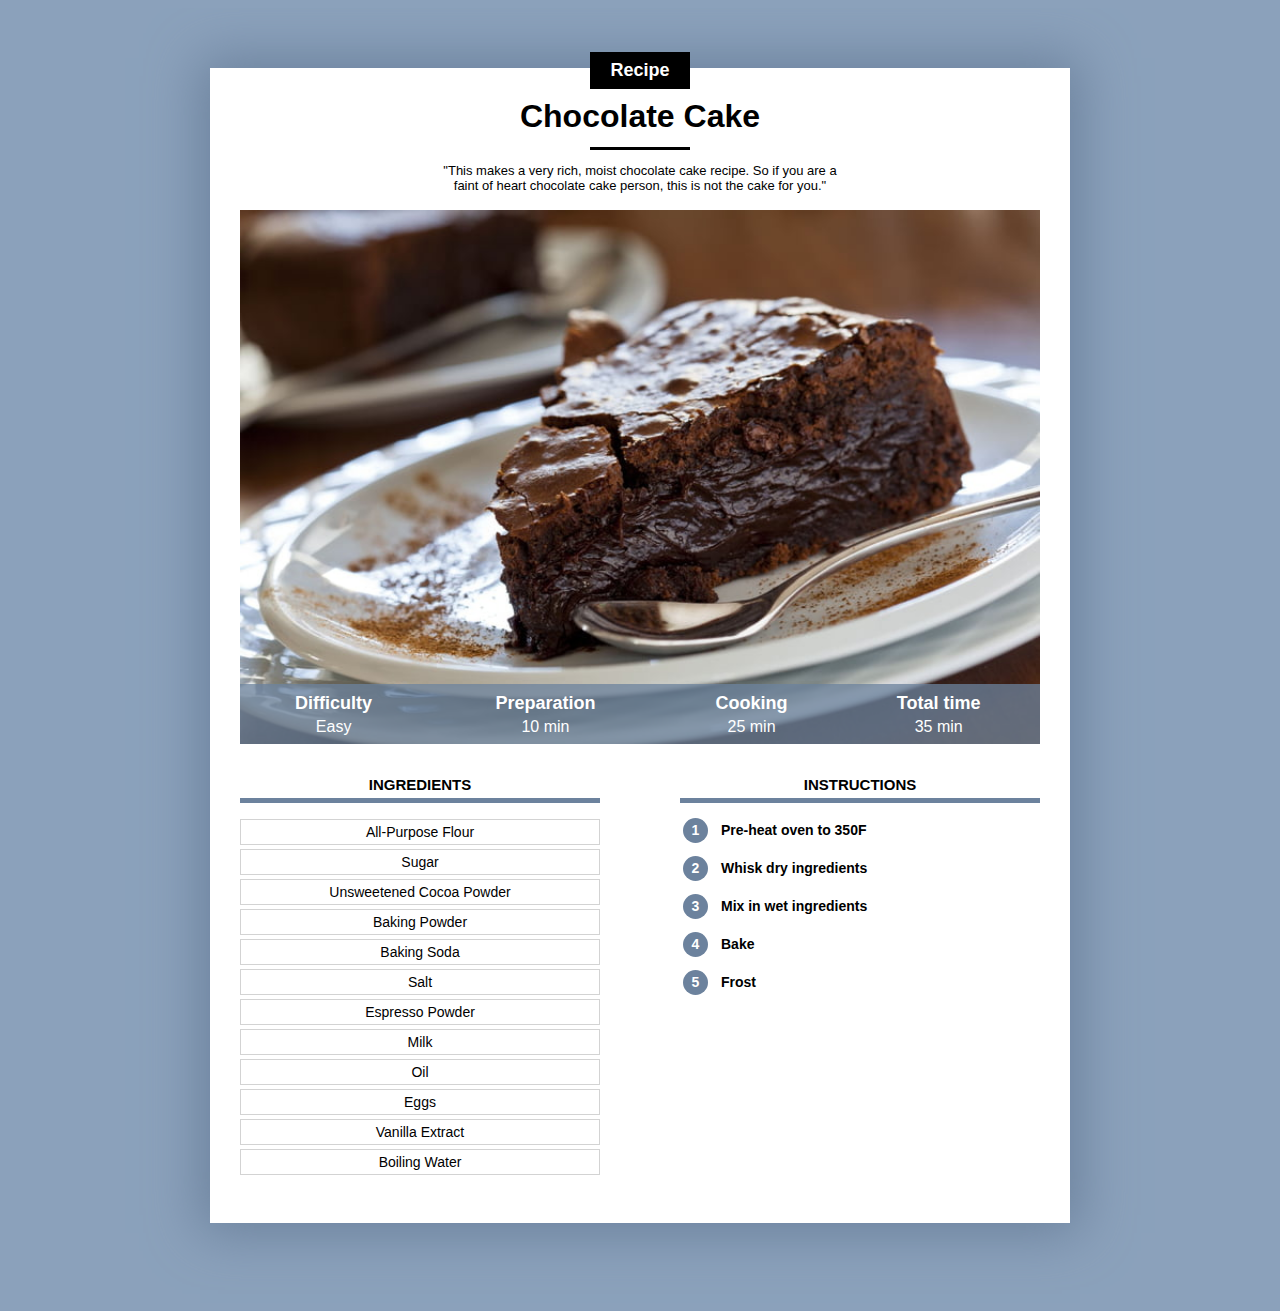
<file: index.html>
<!DOCTYPE html>
<!-- Chocolate Cake page
h1 title chocolate cake recipe
paregraph
image https://media.istockphoto.com/photos/sweet-homemade-dark-chocolate-layer-cake-picture-id904337728?k=20&m=904337728&s=612x612&w=0&h=DWX0TWZPMiee-BYI6NV_S3fGG8Rg9UIxtB7r2RXOX3U=
table Difficulty Preparation Cooking Total time
       Easy      10 min       25 min   35 min
h2 ingredients - unordered list
h2 instructions - ordered list
-----
Background #8BA1BB
-->
<html lang="en">
    <head>
        <title>Chocolate Cake</title>
        <meta charset="UTF-8">
        <meta name="viewport" content="width=device-width, initial-scale=1.0">
        <link rel="stylesheet" href="recipe.css"/>

    </head>
    <body>

        <div class="content">
            <div class="center category">
                <p class="category">Recipe</p>
            </div>
            
            <h1>Chocolate Cake</h1>
            <div class="separator">
            </div>
            <div class="center">
                <p class="description">"This makes a very rich, moist chocolate cake recipe. So if you are a faint of heart chocolate cake person, this is not the cake for you."</p>
            </div>
            <div class="info">
                <img class="center info"  src="cake.jpg">
                <table class="info" >
                    <tr>
                        <th>Difficulty</th>
                        <th>Preparation</th>
                        <th>Cooking</th>
                        <th>Total time</th>
                    </tr>
                    <tr>
                        <td>Easy</td>
                        <td>10 min</td>
                        <td>25 min</td>
                        <td>35 min</td>
                    </tr>
                </table>
            </div>

            <div class="bottom">
                <div class="column1 col">
                    <h2>Ingredients</h2>
                    <div class="ingredients">
                        <p>all-purpose flour</p>
                        <p>sugar</p>
                        <p>unsweetened cocoa powder</p>
                        <p>baking powder</p>
                        <p>baking soda</p>
                        <p>salt</p>
                        <p>espresso powder</p>
                        <p>milk</p>
                        <p>oil</p>
                        <p>eggs</p>
                        <p>vanilla extract</p>
                        <p>boiling water</p>
                    </div>
                </div>
    
                <div class="column2 col">
                    <h2>Instructions</h2>
                    <table class="instructions">
                        <tr>
                            <td><p class="number">1</p></td><td class="instruction_step">Pre-heat oven to 350F</td>
                        </tr>
                        <tr>
                            <td><p class="number">2</p></td><td class="instruction_step">Whisk dry ingredients</td>
                        </tr>
                        <tr>
                            <td><p class="number">3</p></td><td class="instruction_step">Mix in wet ingredients</td>
                        </tr>
                        <tr>
                            <td><p class="number">4</p></td><td class="instruction_step">Bake</td>
                        </tr>
                        <tr>
                            <td><p class="number">5</p></td><td class="instruction_step">Frost</td>                        
                        </tr>
                    </table>
                </div>
    
            </div>
        </div>

    </body>
</html>
</file>
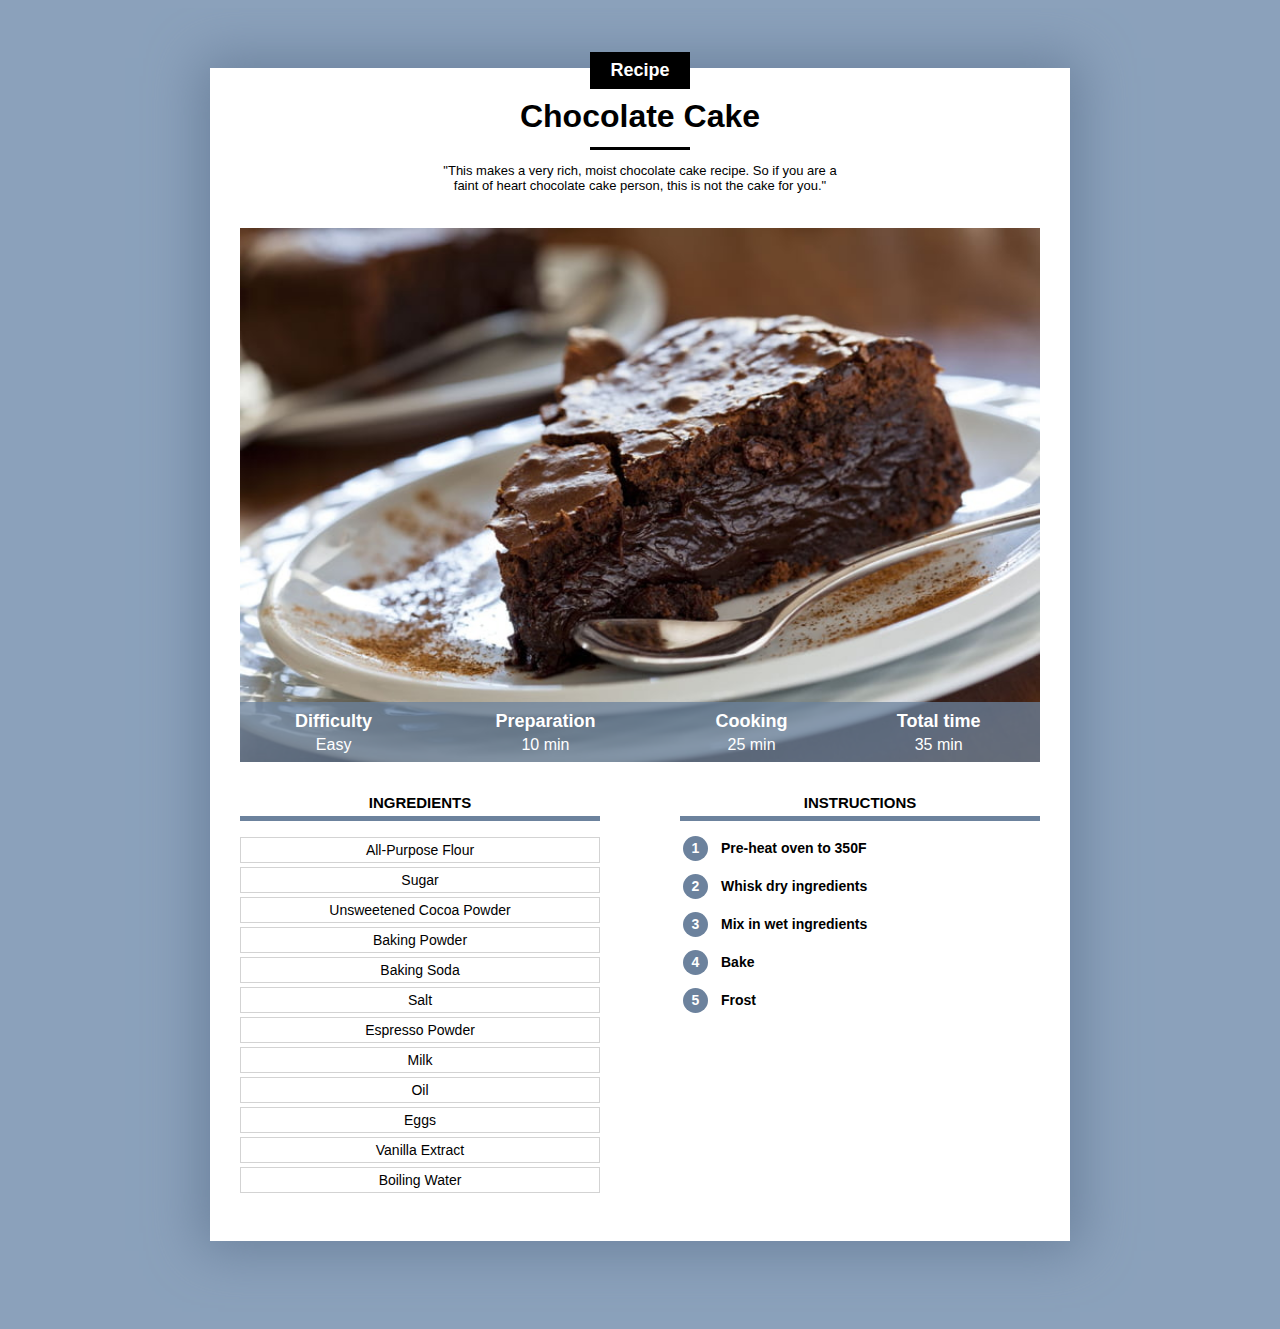
<file: recipe.html>
<!DOCTYPE html>
<!-- Chocolate Cake page
h1 title chocolate cake recipe
paregraph
image https://media.istockphoto.com/photos/sweet-homemade-dark-chocolate-layer-cake-picture-id904337728?k=20&m=904337728&s=612x612&w=0&h=DWX0TWZPMiee-BYI6NV_S3fGG8Rg9UIxtB7r2RXOX3U=
table Difficulty Preparation Cooking Total time
       Easy      10 min       25 min   35 min
h2 ingredients - unordered list
h2 instructions - ordered list
-----
Background #8BA1BB
-->
<html lang="en">
    <head>
        <title>Chocolate Cake</title>
        <meta charset="UTF-8">
        <link rel="stylesheet" href="recipe.css"/>

    </head>
    <body>

        <div class="content">
            <div class="center category">
                <p class="category">Recipe</p>
            </div>
            
            <h1>Chocolate Cake</h1>
            <div class="separator">
                <hr>
            </div>
            <div class="center">
                <p class="description">"This makes a very rich, moist chocolate cake recipe. So if you are a faint of heart chocolate cake person, this is not the cake for you."</p>
            </div>
            <br>
            <div class="info">
                <img class="center info"  src="cake.jpg">
                <table class="info" >
                    <tr>
                        <th>Difficulty</th>
                        <th>Preparation</th>
                        <th>Cooking</th>
                        <th>Total time</th>
                    </tr>
                    <tr>
                        <td>Easy</td>
                        <td>10 min</td>
                        <td>25 min</td>
                        <td>35 min</td>
                    </tr>
                </table>
            </div>

            <div class="bottom">
                <div class="column1 col">
                    <h2>Ingredients</h2>
                    <div class="ingredients">
                        <p>all-purpose flour</p>
                        <p>sugar</p>
                        <p>unsweetened cocoa powder</p>
                        <p>baking powder</p>
                        <p>baking soda</p>
                        <p>salt</p>
                        <p>espresso powder</p>
                        <p>milk</p>
                        <p>oil</p>
                        <p>eggs</p>
                        <p>vanilla extract</p>
                        <p>boiling water</p>
                    </div>
                </div>
    
                <div class="column2 col">
                    <h2>Instructions</h2>
                    <table class="instructions">
                        <tr>
                            <td><p class="number">1</p></td><td class="instruction_step">Pre-heat oven to 350F</td>
                        </tr>
                        <tr>
                            <td><p class="number">2</p></td><td class="instruction_step">Whisk dry ingredients</td>
                        </tr>
                        <tr>
                            <td><p class="number">3</p></td><td class="instruction_step">Mix in wet ingredients</td>
                        </tr>
                        <tr>
                            <td><p class="number">4</p></td><td class="instruction_step">Bake</td>
                        </tr>
                        <tr>
                            <td><p class="number">5</p></td><td class="instruction_step">Frost</td>                        
                        </tr>
                    </table>
                </div>
    
            </div>
        </div>

    </body>
</html>
</file>
<file: recipe.css>
* {
    overflow: auto;
 }

 body {
    background-color: #8BA1BB;
    font-family: Arial;
    min-width: 350px;
 }

 .center {
     text-align: center;
     width: 100%;
 }

 div.category {
     margin-bottom: 0px;
     margin-top: 0px;
     overflow: visible;
 }

 p.category {
     background-color: black;
     color: white;
     display: inline-block;
     padding: 8px 20px;
     margin-top: -16px;
     margin-bottom: 0px;
     font-weight: bold;
     font-size: 18px;
 }

 div.content {
     margin: 20px 8px 20px 8px;
     padding: 0px 8px 20px 8px;
     background-color: white;
     box-shadow: 0px 0px 50px 10px #6C829D;
     overflow: visible;
 }

 h1 {
     text-align: center;
     margin-top: 5px;
     margin-bottom: 12px;
 }
 
 p.description {
     max-width: 400px;
     display: inline-block;
     font-size:small;
     /* background-color: yellow; */
 }
 
 div.separator {
     height: 3px;
     width: 100px;
     background-color: black;
     margin-left: auto;
     margin-right: auto;
 }

 div.info {
     position: relative; 
 }
 
 img.info {
     display: block;
     object-fit: cover;
     max-height: 600px;
     min-height: 200px;
     background-color: lightgray;
 }

 table.info {
     position: absolute; 
     bottom: 0px; 
     width: 100%; 
     color:white; 
     background-color: #6C829DC0; 
     height: 50px;
 }

 table.info th {
     vertical-align: bottom;
     font-size: 14px;
 }
 
 table.info td {
     text-align: center;
     vertical-align: top;
     font-size: 12px;
 }

 div.col {
     margin-top: 10px;
     margin-bottom: 10px;
 }

 div.col h2 {
    text-align: center;
    text-transform: uppercase;
    font-size: 15px;
    border-bottom: 5px solid #6C829D ;
    padding-bottom: 5px;
    margin: 6px 0px;
 }

 div.column1 {
    /* xbackground-color: lightblue; */
    /* display: block; */
    /* margin-right: 10%; */
 }

 div.column2 {
    /* float: right; */
 }


 div.ingredients p {
     /* xwidth: 80%; */
     border: 1px solid lightgray;
     font-size: 14px;
     text-align: center;
     margin-top: 2px;
     margin-bottom: 2px;
     padding: 4px 0px;
     text-transform: capitalize;
 }

 table.instructions p.number {
    background-color: #6C829D;
    color: white;
    font-size: 14px;
    font-weight: bold;
    width: 25px;
    height: 25px;
    padding: 4px;
    text-align: center;
    vertical-align: middle;
    box-sizing: border-box;
    border-radius: 50%;
    margin: 0px;
 }

 table.instructions td.instruction_step {
    padding-left: 10px;
    font-size: 14px;
    font-weight: bold;
 }

 table.instructions td {
     padding-bottom: 10px;
 }

/* Desktop styles only */
@media only screen and (min-width: 768px) {
    body {
        min-width: 520px;
    }
       
    div.content {
        margin: 60px 10% 80px 10%;
        padding: 0px 30px 30px 30px;
    }

    table.info {
        height: 60px;
    }

    table.info th {
        font-size: 18px;
    }
    
    table.info td {
        font-size: 16px;
    }
   
    div.col {
        margin-top: 20px;
        width: 45%;
    }
   
    div.col h2 {
        margin: 12px 0px;
    }
      
    div.column1 {
       display: inline-block;
       margin-right: 10%;
    }
   
    div.column2 {
       float: right;
    }
    div.ingredients p {
        margin-top: 4px;
        margin-bottom: 4px;
    }
}

/* Very large screen */
@media only screen and (min-width: 1080px) {
    div.content {
        margin-left: auto;
        margin-right: auto;
        width: 800px
    }
}
</file>
